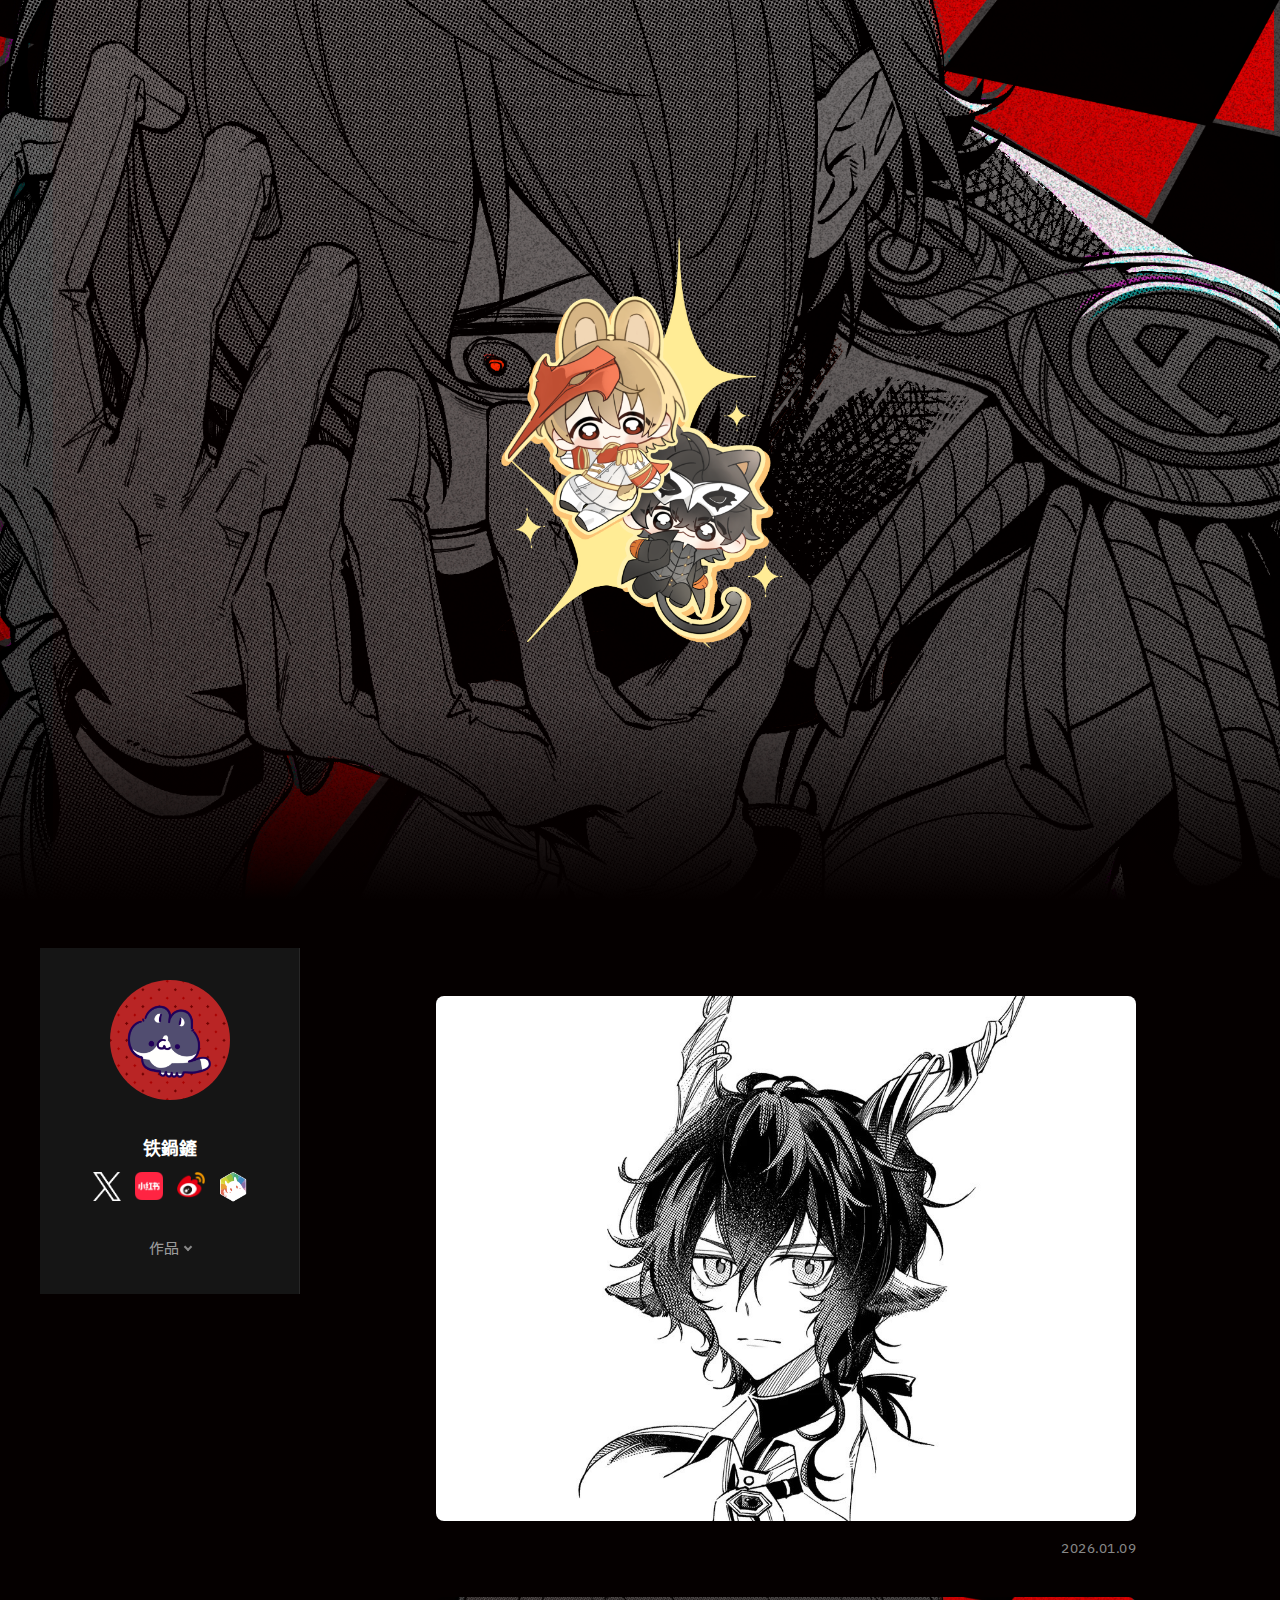
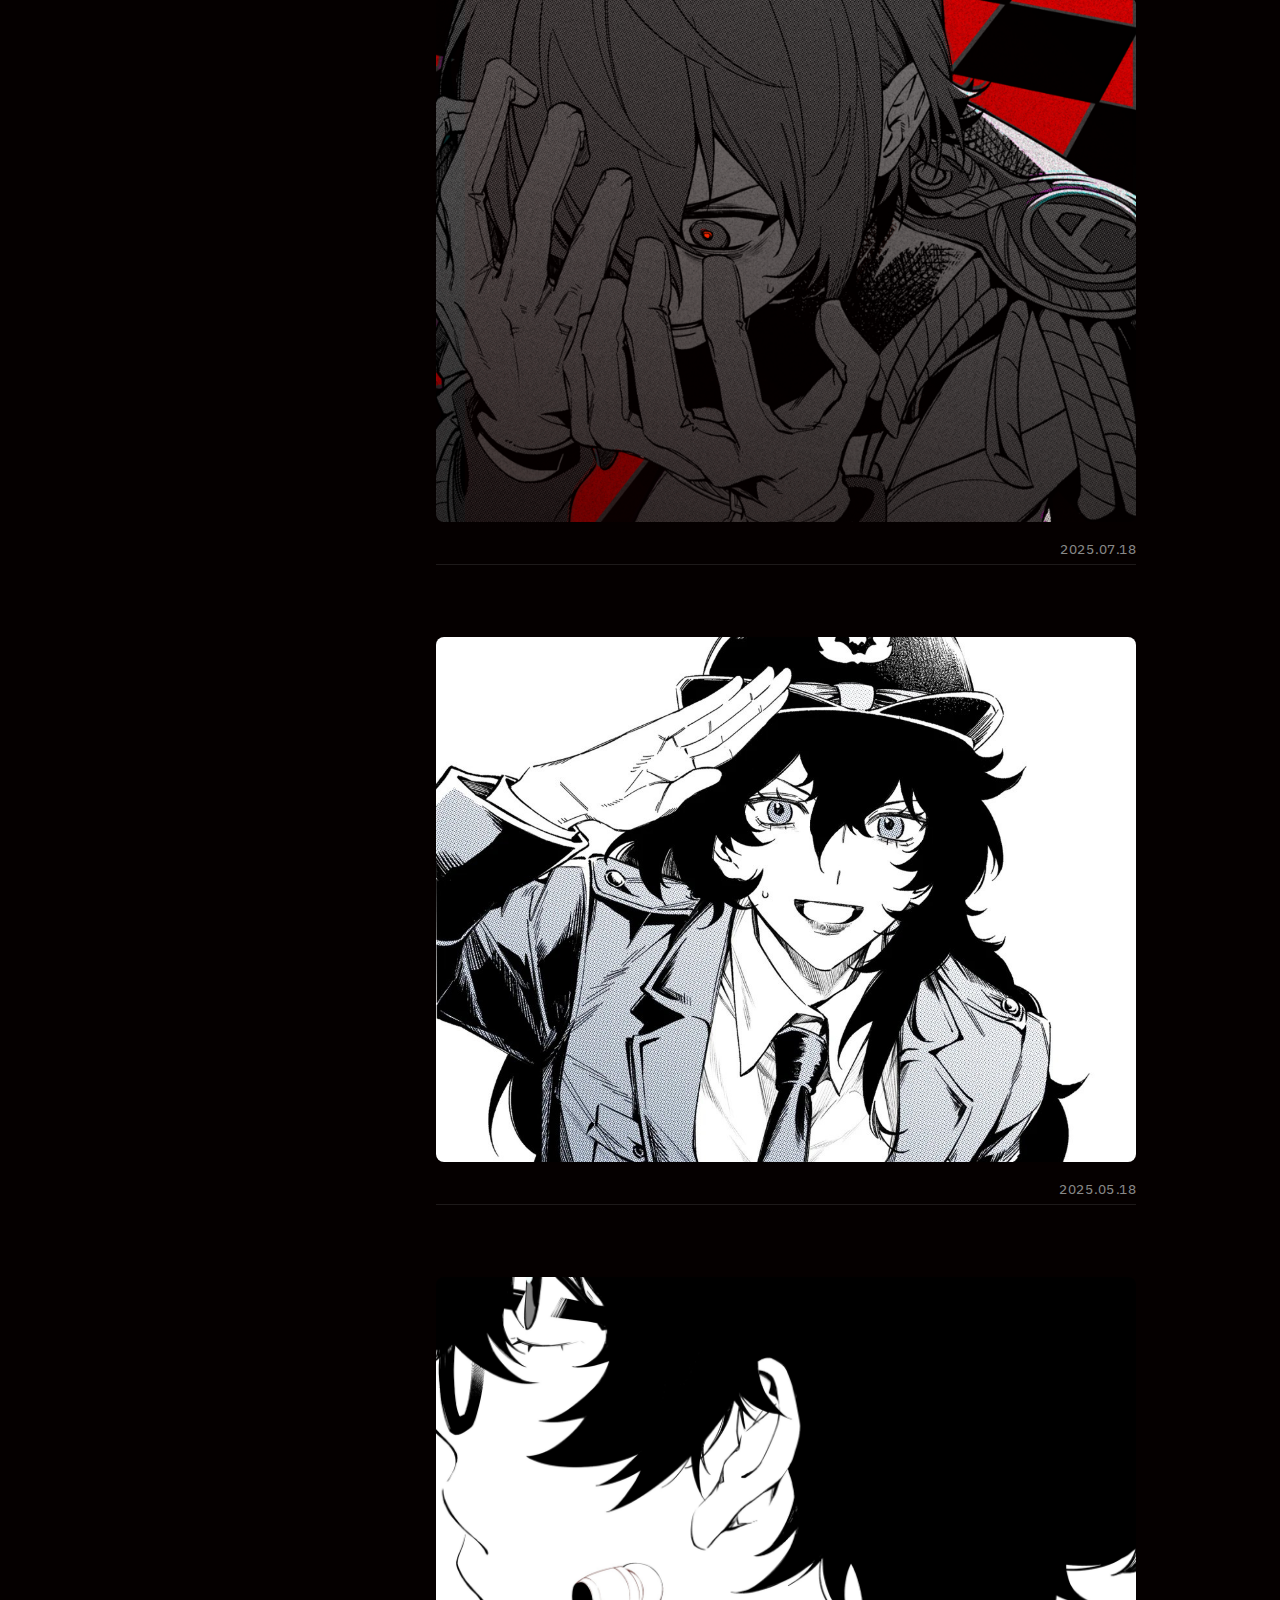
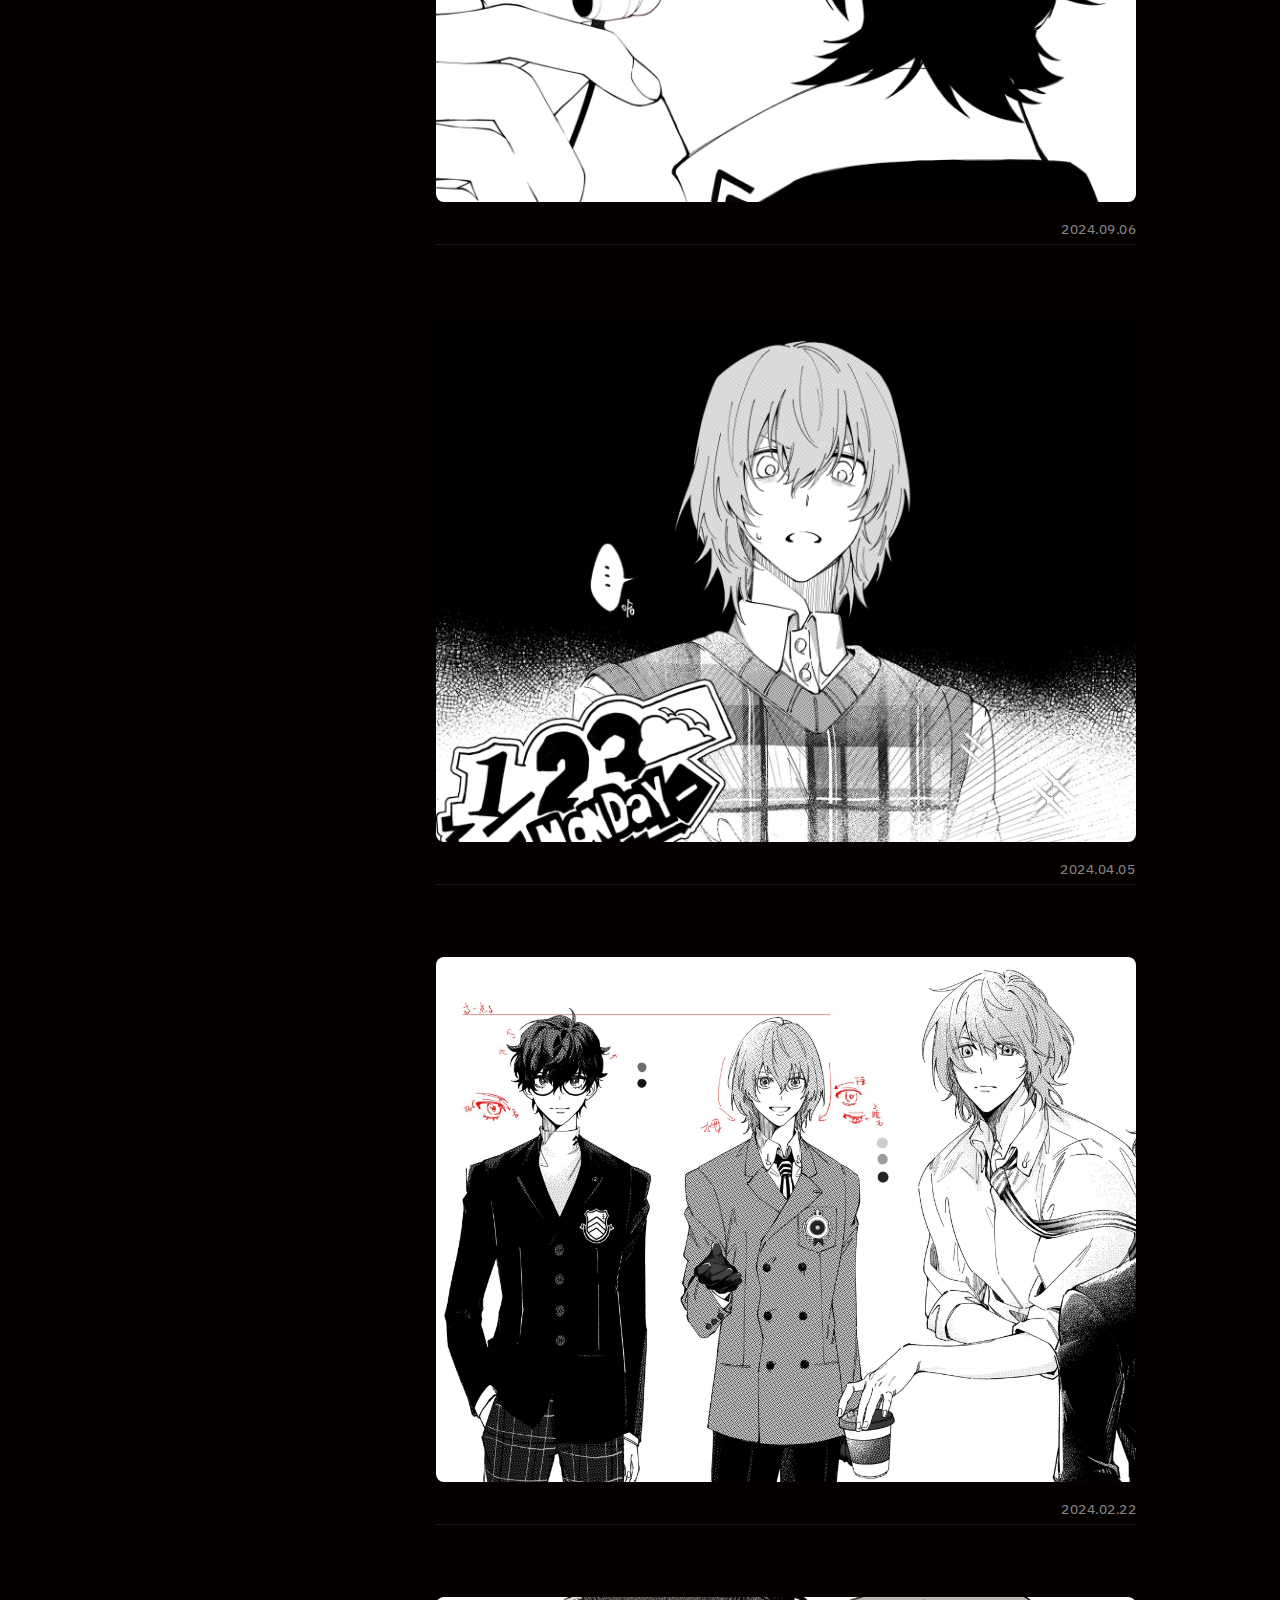
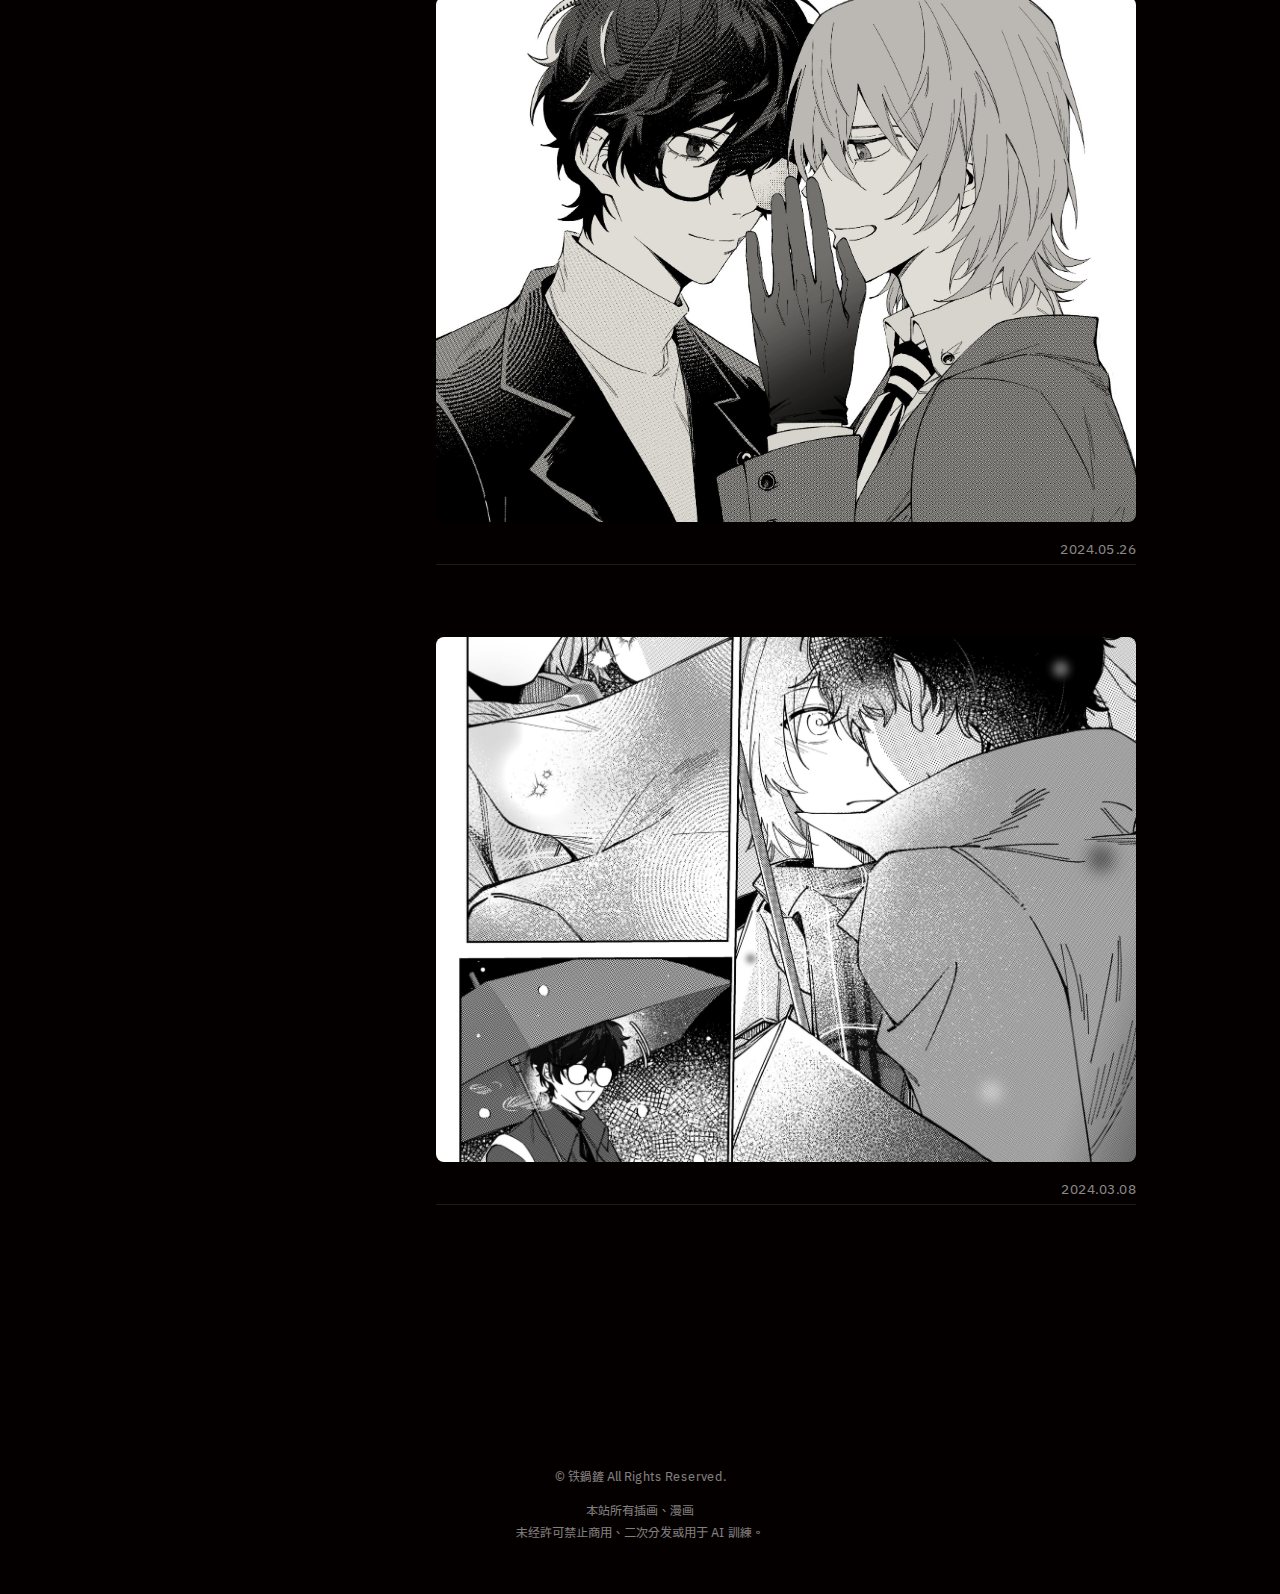
<file: index.html>
<!DOCTYPE html>
<html lang="zh-CN">
<head>
    <meta charset="UTF-8">
    <title>铁锅铲</title>
    <link rel="icon" href="images/icon/favicon.png" type="image/png">
    <!-- 主样式 -->
    <link rel="stylesheet" href="css/style.css">
    <!-- 禁用右键 -->
    <script>
        document.addEventListener('contextmenu', function (e) {
            e.preventDefault();
        });
    </script>
</head>
<body>

<!-- 返回顶部按钮 -->
<button id="backToTop" class="back-to-top">↑</button>

<!-- Hero -->
<section class="hero" id="hero">
    <img src="images/hero/top-bg.png" class="hero-bg" alt="">
    <img src="images/hero/center.png" class="hero-center" alt="">
</section>

<!-- 下方内容区，左右空白属于背景 -->
<div class="page-wrap">
    <div class="page-container">
        <!-- 左侧菜单栏 -->
        <aside class="sidebar">
            <img src="images/avatar.png" class="avatar" alt="头像">
            <div class="sidebar-name">铁锅铲</div>
            <div class="social-links">
                <a href="https://x.com/tieguochan" target="_blank">
                    <img src="images/icon/icon-x.png" width="28">
                </a>
                <a href="https://www.xiaohongshu.com/user/profile/649bfb75000000000a023028" target="_blank">
                    <img src="images/icon/icon-xhs.png" width="28">
                </a>
                <a href="https://weibo.com/u/7780085960" target="_blank">
                    <img src="images/icon/icon-weibo.png" width="28">
                </a>
                <a href="https://www.mihuashi.com/profiles/293575" target="_blank">
                    <img src="images/icon/icon-mhs.png" width="28">
                </a>
            </div>
            <!-- 菜单 -->
            <nav class="menu menu-center">
                <div class="menu-item submenu-container">
                    <span class="submenu-toggle">
                        <span>作品</span>
                        <span class="submenu-arrow"></span>
                    </span>
                    <div class="submenu">
                        <a href="works/zhumin.html#after-hero" class="submenu-item">主明</a>
                        <a href="works/zhou.html#after-hero" class="submenu-item">舟</a>
                    </div>
                </div>
            </nav>
        </aside>

        <!-- 右侧内容 -->
        <main class="content content-center">
            <!-- 第一块作品 -->
            <section class="works-block">
                <div class="works">
                    <div class="work-item" id="21">
                        <a href="https://www.xiaohongshu.com/explore/695fe7e7000000000a03f70c?xsec_token=ABRxYyhPFoTvPQljtsw-J4UoZ08vo0EhCrkVJqTc7B9wM=&xsec_source=pc_user" target="_blank">
                            <img src="images/show/21.jpg" alt="作品8">
                        </a>
                        <div class="work-time">2026.01.09</div>
                    </div>

                    <div class="work-item" id="17">
                        <a href="https://www.xiaohongshu.com/explore/687a61870000000011001c50?xsec_token=ABUcoqt7QQB4SXO2XzGdigclDQw3B_vQ7SYyX32oAeS6c=&xsec_source=pc_user" target="_blank">
                            <img src="images/show/17.jpg" alt="作品7">
                        </a>
                        <div class="work-time">2025.07.18</div>
                        <hr>
                    </div>
                    <div class="work-item" id="16">
                        <a href="https://www.xiaohongshu.com/explore/6829d9fb0000000023014c00?xsec_token=ABU7P5UfscWV6T8McAwEYSoAY4cqK1kqUBgzQCXTlExkI=&xsec_source=pc_user" target="_blank">
                            <img src="images/show/16.jpg" alt="作品6">
                        </a>
                        <div class="work-time">2025.05.18</div>
                        <hr>
                    </div>
                    <div class="work-item" id="15">
                        <a href="https://x.com/tieguochan/status/1832007725603275062" target="_blank">
                            <img src="images/show/15.jpg" alt="作品5">
                        </a>
                        <div class="work-time">2024.09.06</div>
                        <hr>
                    </div>
                    <div class="work-item" id="14">
                        <a href="https://x.com/tieguochan/status/1776193156108943748" target="_blank">
                            <img src="images/show/14.jpg" alt="作品4">
                        </a>
                        <div class="work-time">2024.04.05</div>
                        <hr>
                    </div>
                    <div class="work-item" id="13">
                        <a href="https://x.com/tieguochan/status/1760340808992252241" target="_blank">
                            <img src="images/show/13.jpg" alt="作品3">
                        </a>
                        <div class="work-time">2024.02.22</div>
                        <hr>
                    </div>
                    <div class="work-item" id="12">
                        <a href="https://x.com/tieguochan/status/1794704752254894489" target="_blank">
                            <img src="images/show/12.jpg" alt="作品2">
                        </a>
                        <div class="work-time">2024.05.26</div>
                        <hr>
                    </div>
                    <div class="work-item" id="11">
                        <a href="https://x.com/tieguochan/status/1765803869546910021" target="_blank">
                            <img src="images/show/11.jpg" alt="作品1">
                        </a>
                        <div class="work-time">2024.03.08</div>
                        <hr>
                    </div>
                    </div>
            </section>
        </main>
    </div>
</div>

<script>
    /* Hero 动画 */
    window.addEventListener('load', () => {
        document.getElementById('hero').classList.add('show');
    });

    /* 作品子菜单展开 / 收起 */
    const toggle = document.querySelector('.submenu-toggle');
    const container = toggle.closest('.submenu-container');

    toggle.addEventListener('click', (e) => {
        e.preventDefault();
        e.stopPropagation();
        container.classList.toggle('open');
    });

    /* 返回顶部 */
    const backToTop = document.getElementById('backToTop');

    window.addEventListener('scroll', () => {
        backToTop.classList.toggle('show', window.scrollY > 200);
    });

    backToTop.addEventListener('click', () => {
        window.scrollTo({
            top: 0,
            behavior: 'smooth'
        });
    });
</script>


<footer class="site-footer">
    <p>© 铁锅铲 All Rights Reserved.</p>
    <p>
        本站所有插画、漫画<br>
        未经许可禁止商用、二次分发或用于 AI 训练。
    </p>
</footer>

</body>
</html>
</file>
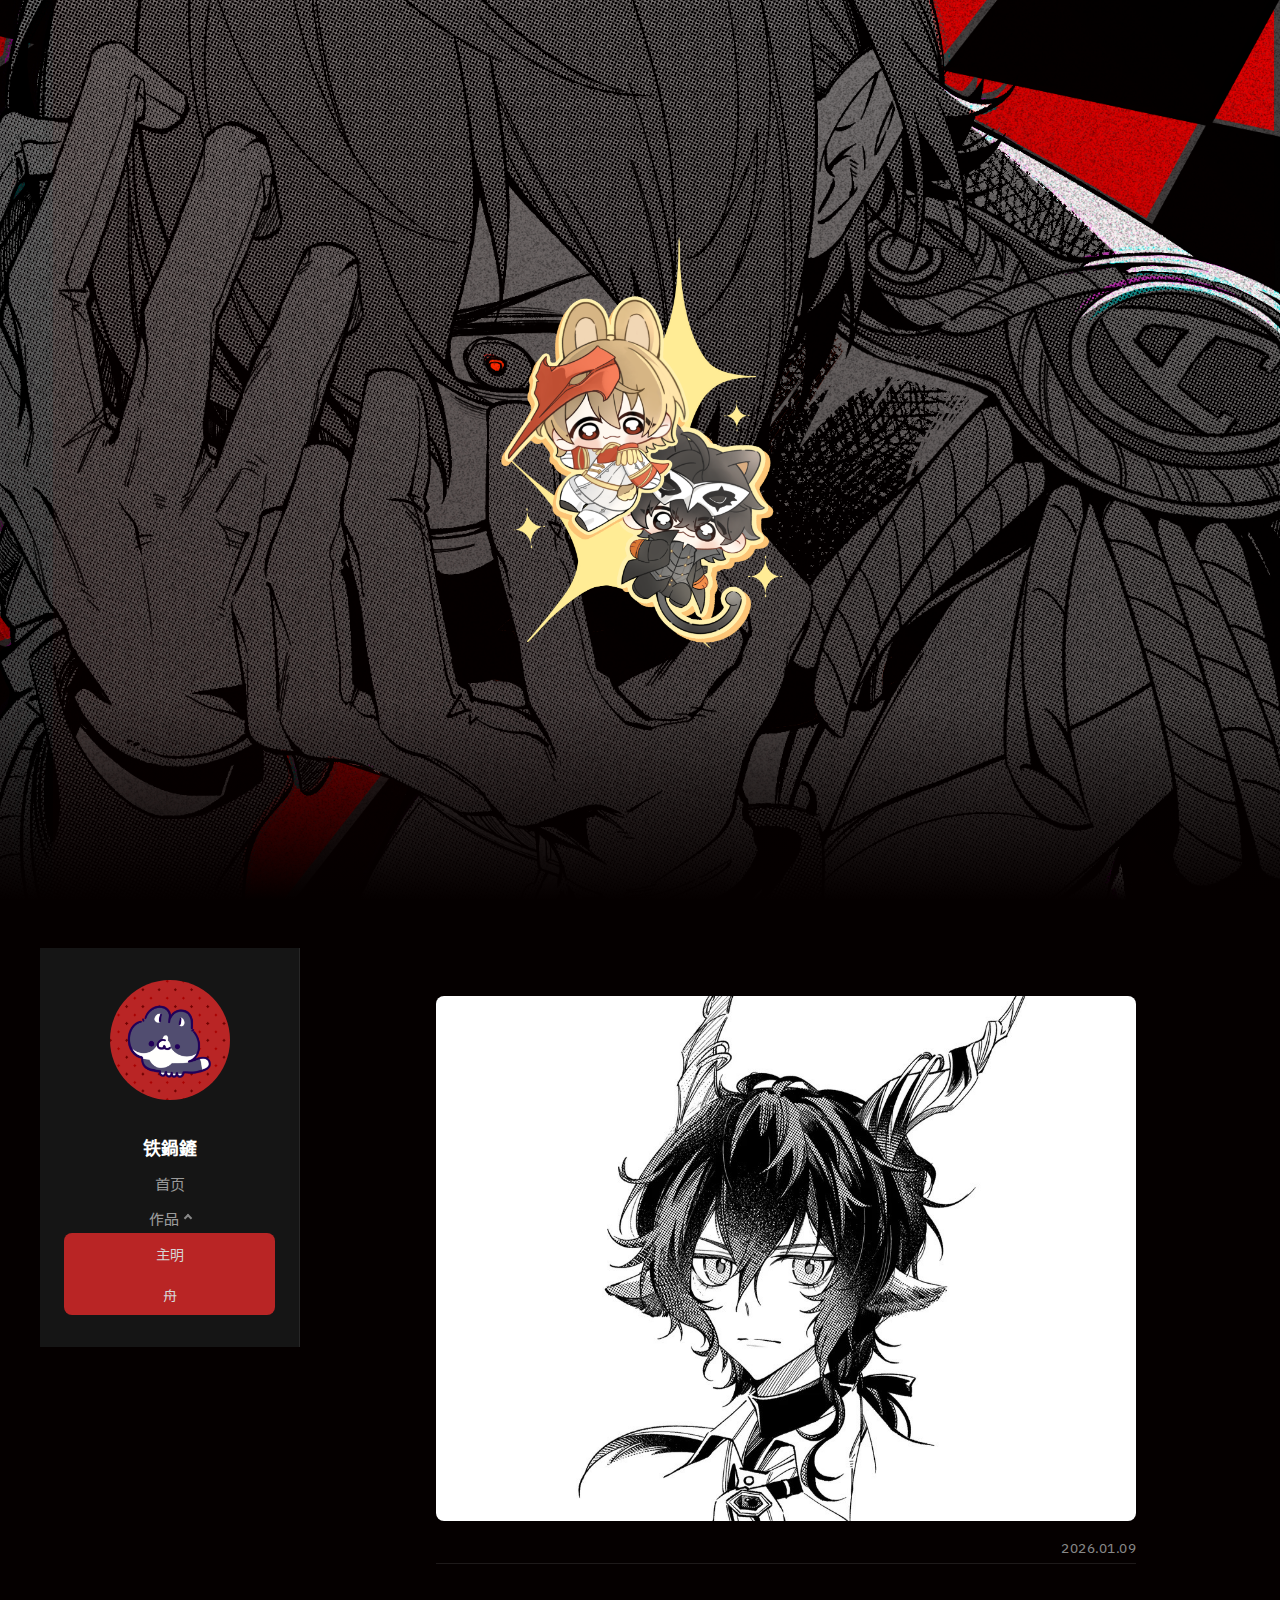
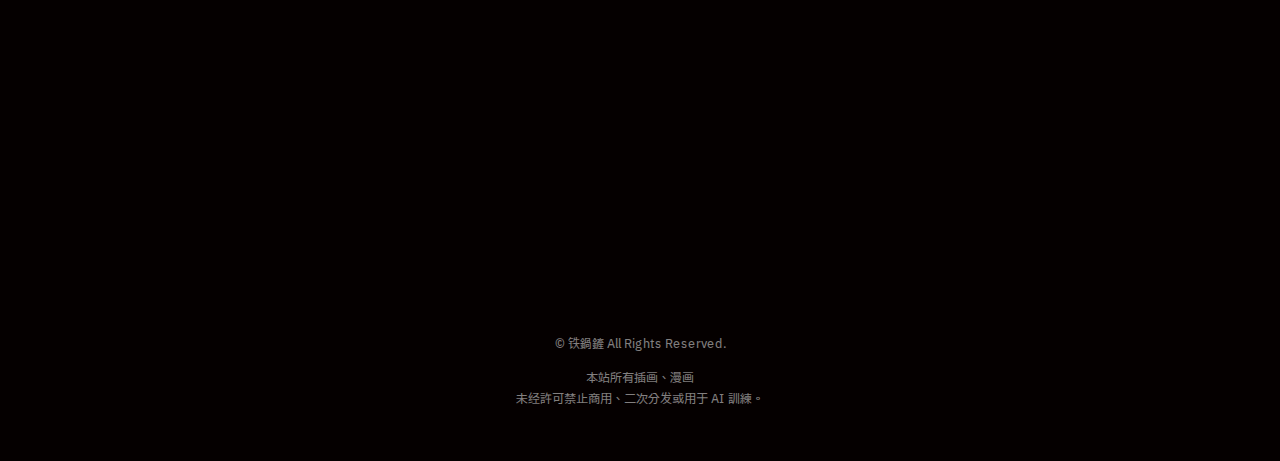
<file: works/zhou.html>
<!DOCTYPE html>
<html lang="zh-CN">
<head>
    <meta charset="UTF-8">
    <title>铁锅铲 · 舟</title>
    <link rel="icon" href="../images/icon/favicon.png" type="image/png">
    <link rel="stylesheet" href="../css/style.css">
</head>
<body>

<button id="backToTop" class="back-to-top"></button>

<section class="hero" id="hero">
    <img src="../images/hero/top-bg.png" class="hero-bg" alt="">
    <img src="../images/hero/center.png" class="hero-center" alt="">
</section>

<div class="page-wrap">
    <div class="page-container">

        <aside class="sidebar">
            <img src="../images/avatar.png" class="avatar">
            <div class="sidebar-name">铁锅铲</div>

            <nav class="menu menu-center">
                <!-- 首页 -->
                <a href="../index.html" class="menu-item">
                    首页
                </a>
                <div class="menu-item submenu-container open">
                    <span class="submenu-toggle">
                        <span>作品</span>
                        <span class="submenu-arrow"></span>
                    </span>
                    <div class="submenu">
                        <a href="zhumin.html#after-hero" class="submenu-item">主明</a>
                        <a href="zhou.html#after-hero" class="submenu-item">舟</a>
                    </div>
                </div>
            </nav>
        </aside>

        <main class="content content-center">

            <section class="works-block">
                <div class="works" id="after-hero">

                    <div class="work-item">
                        <a href="https://www.xiaohongshu.com/explore/695fe7e7000000000a03f70c" target="_blank">
                            <img src="../images/show/21.jpg">
                        </a>
                        <div class="work-time">2026.01.09</div>
                        <hr>
                    </div>

                </div>
            </section>

        </main>
    </div>
</div>

<footer class="site-footer">
    <p>© 铁锅铲 All Rights Reserved.</p>
    <p>
        本站所有插画、漫画<br>
        未经许可禁止商用、二次分发或用于 AI 训练。
    </p>
</footer>

<script>
    /* Hero 动画 */
    window.addEventListener('load', () => {
        document.getElementById('hero').classList.add('show');
    });

    /* 作品子菜单展开 / 收起 */
    const toggle = document.querySelector('.submenu-toggle');
    const container = toggle.closest('.submenu-container');

    toggle.addEventListener('click', (e) => {
        e.preventDefault();
        e.stopPropagation();
        container.classList.toggle('open');
    });

    /* 返回顶部 */
    const backToTop = document.getElementById('backToTop');

    window.addEventListener('scroll', () => {
        backToTop.classList.toggle('show', window.scrollY > 200);
    });

    backToTop.addEventListener('click', () => {
        window.scrollTo({
            top: 0,
            behavior: 'smooth'
        });
    });
</script>

</body>
</html>
</file>
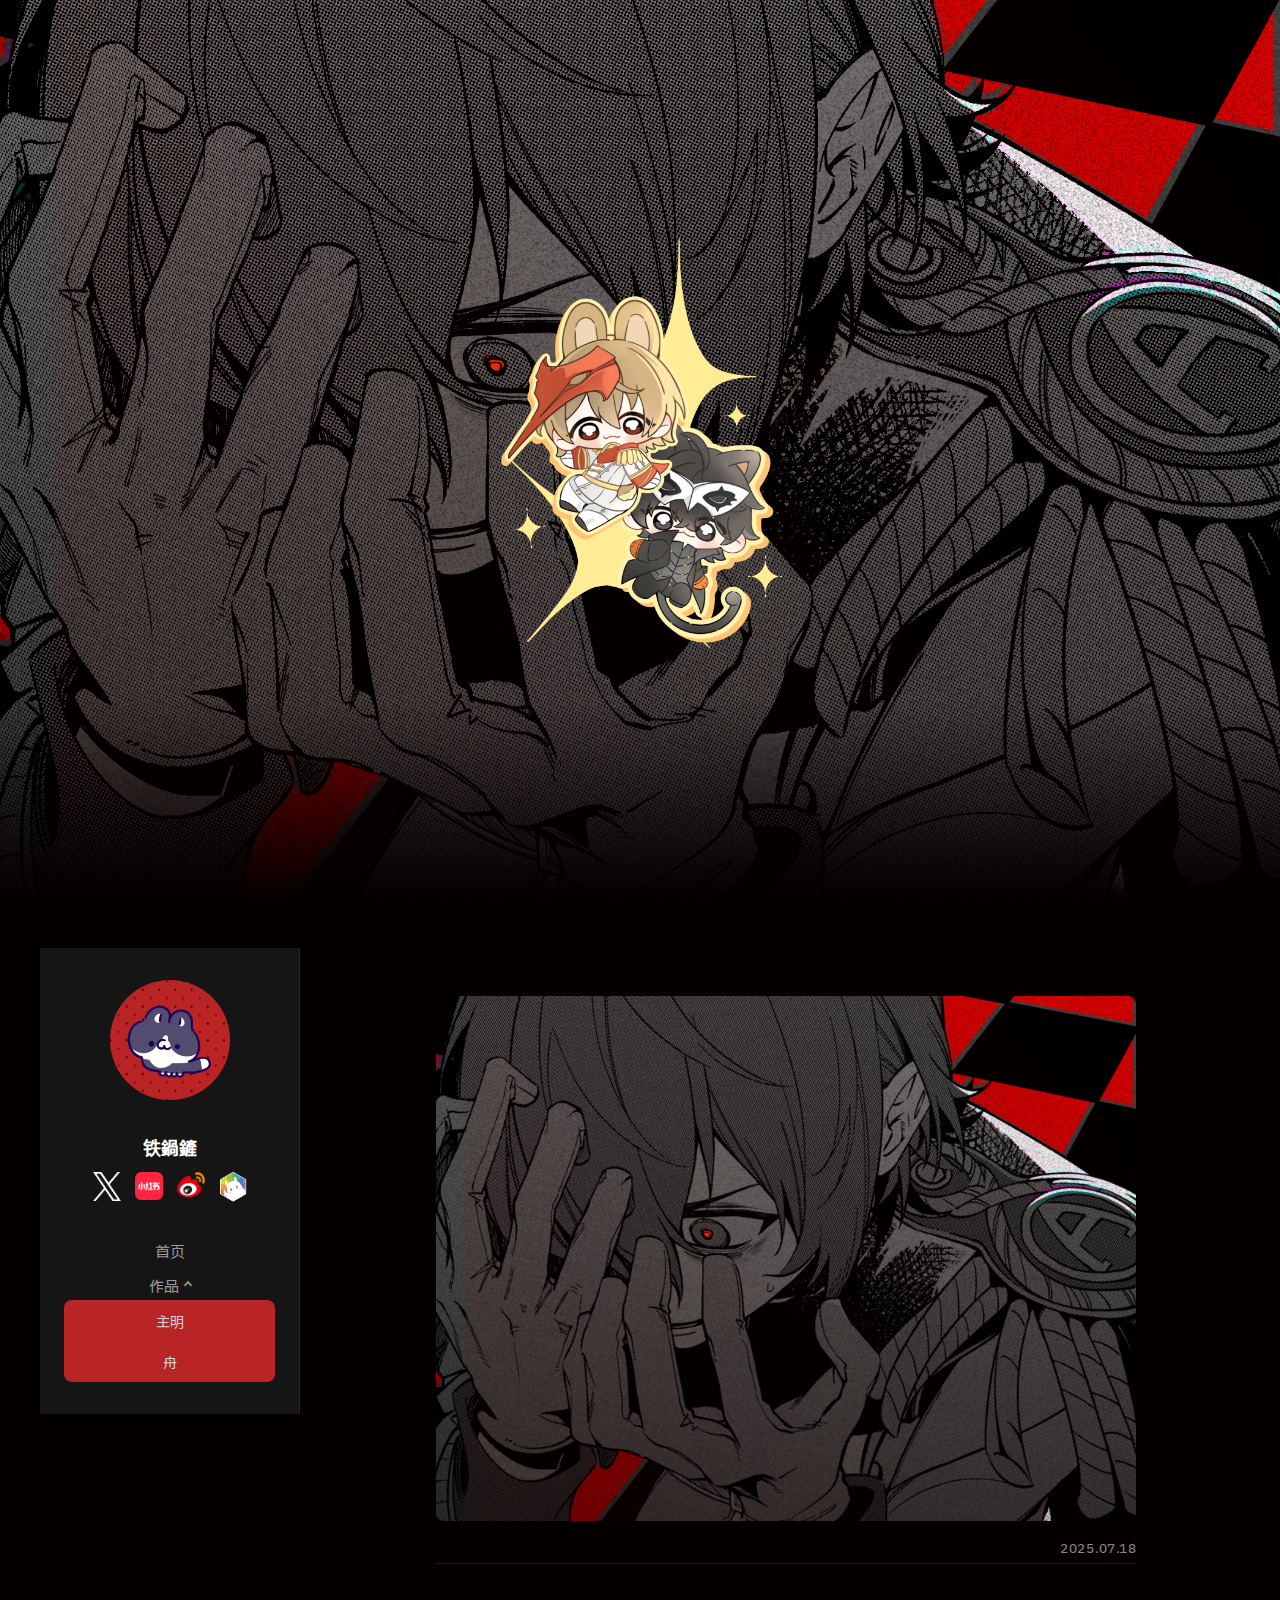
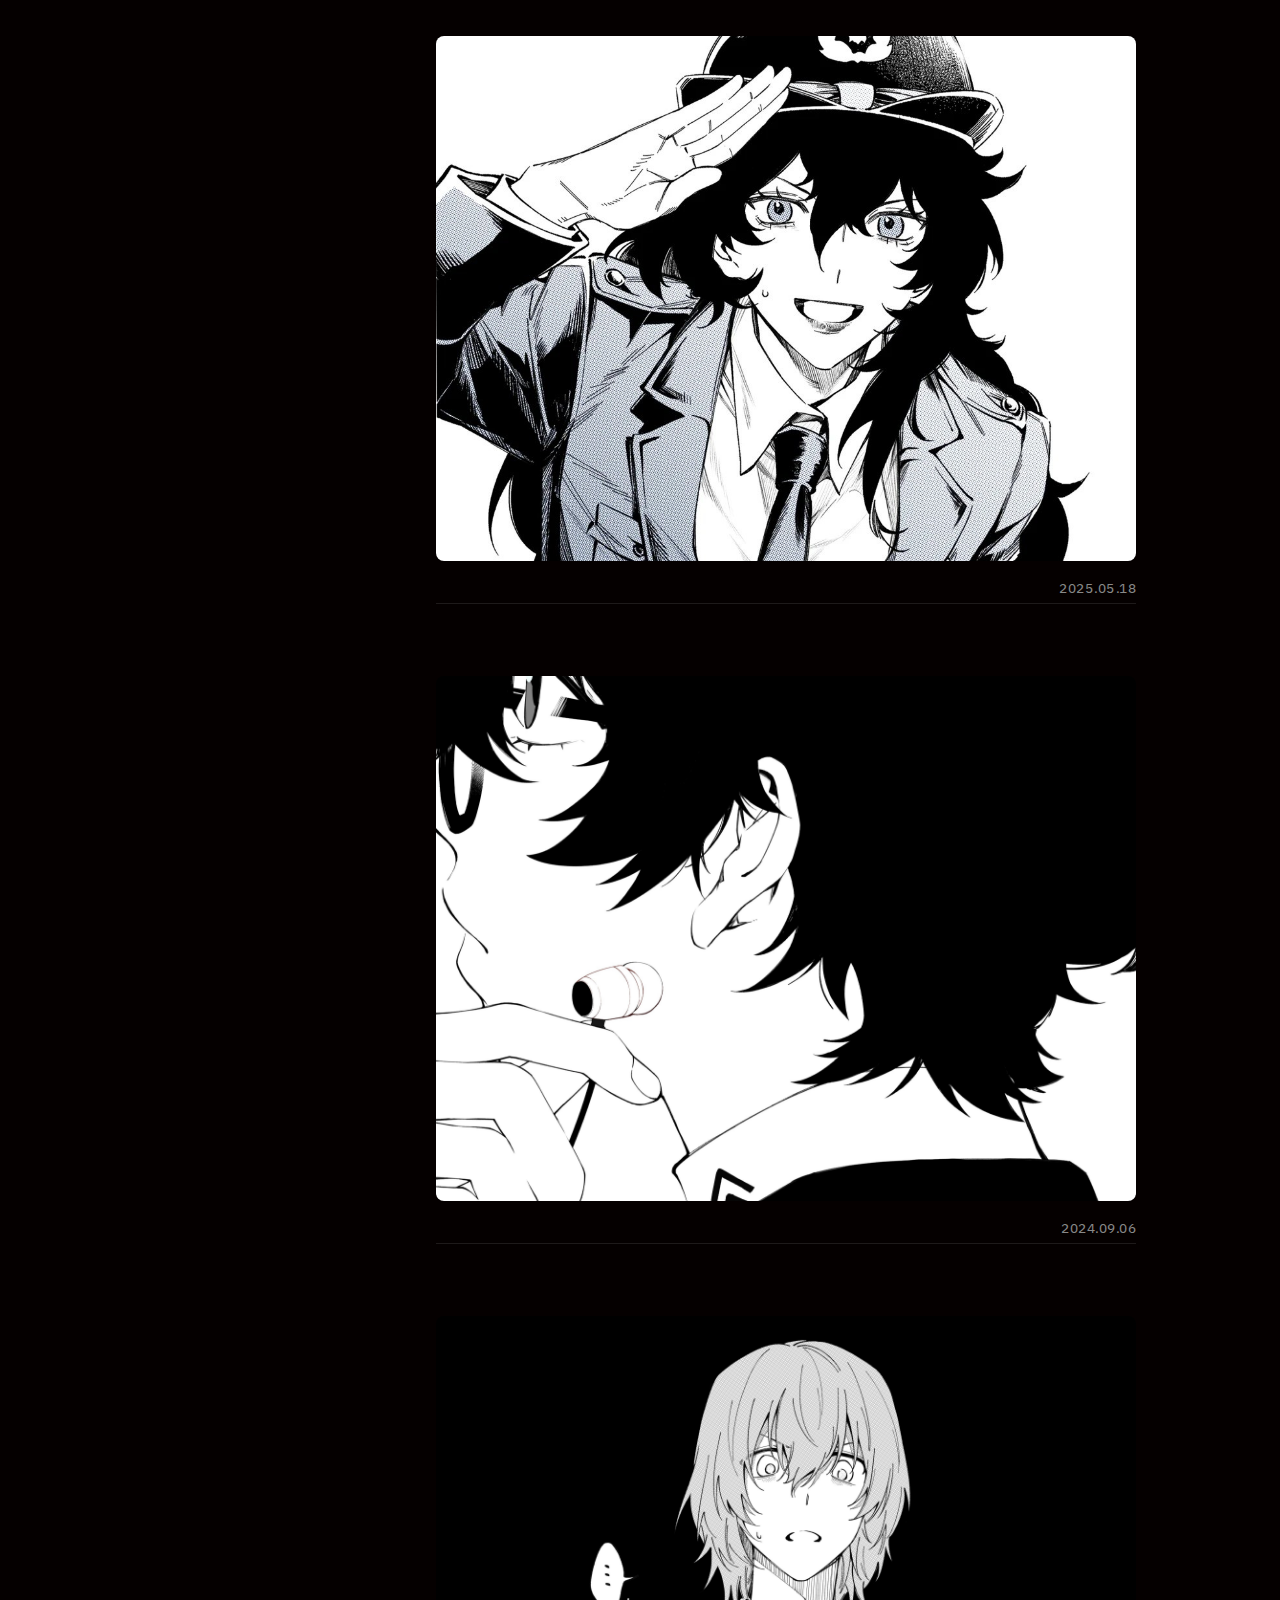
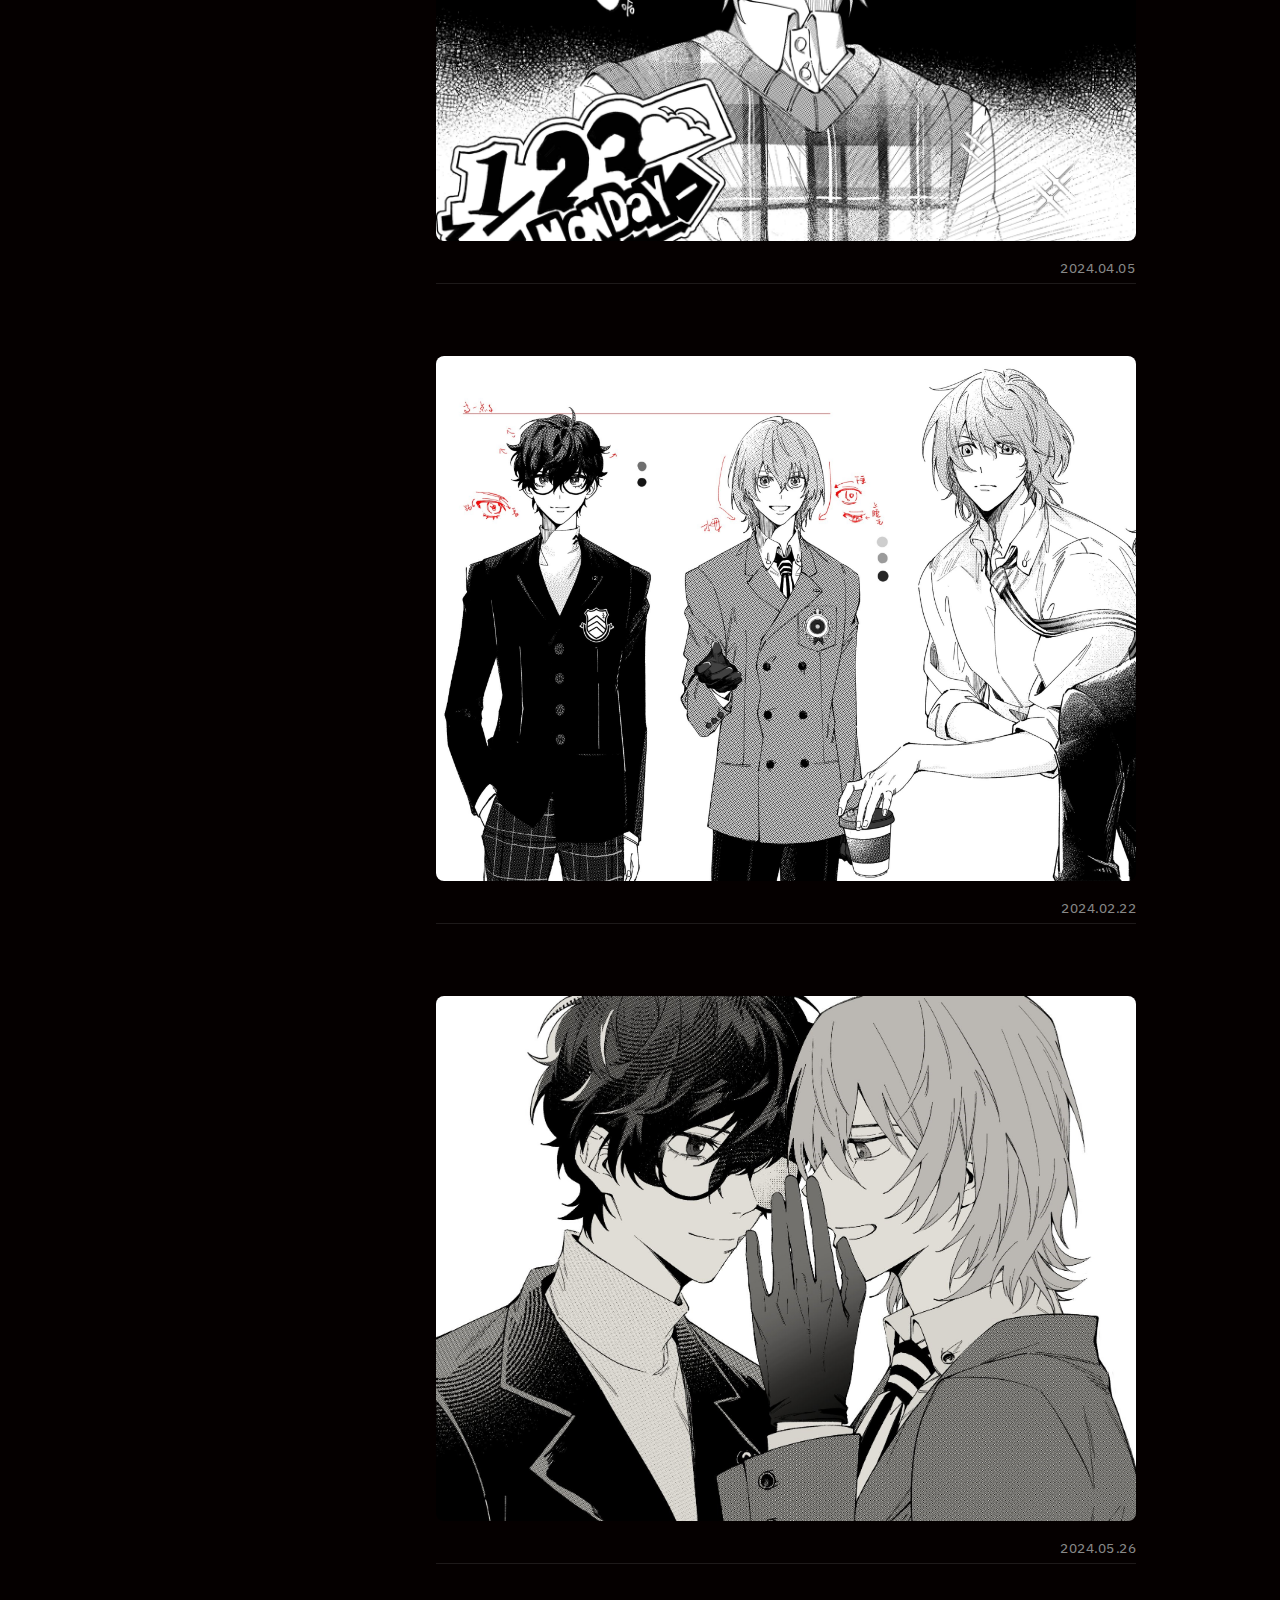
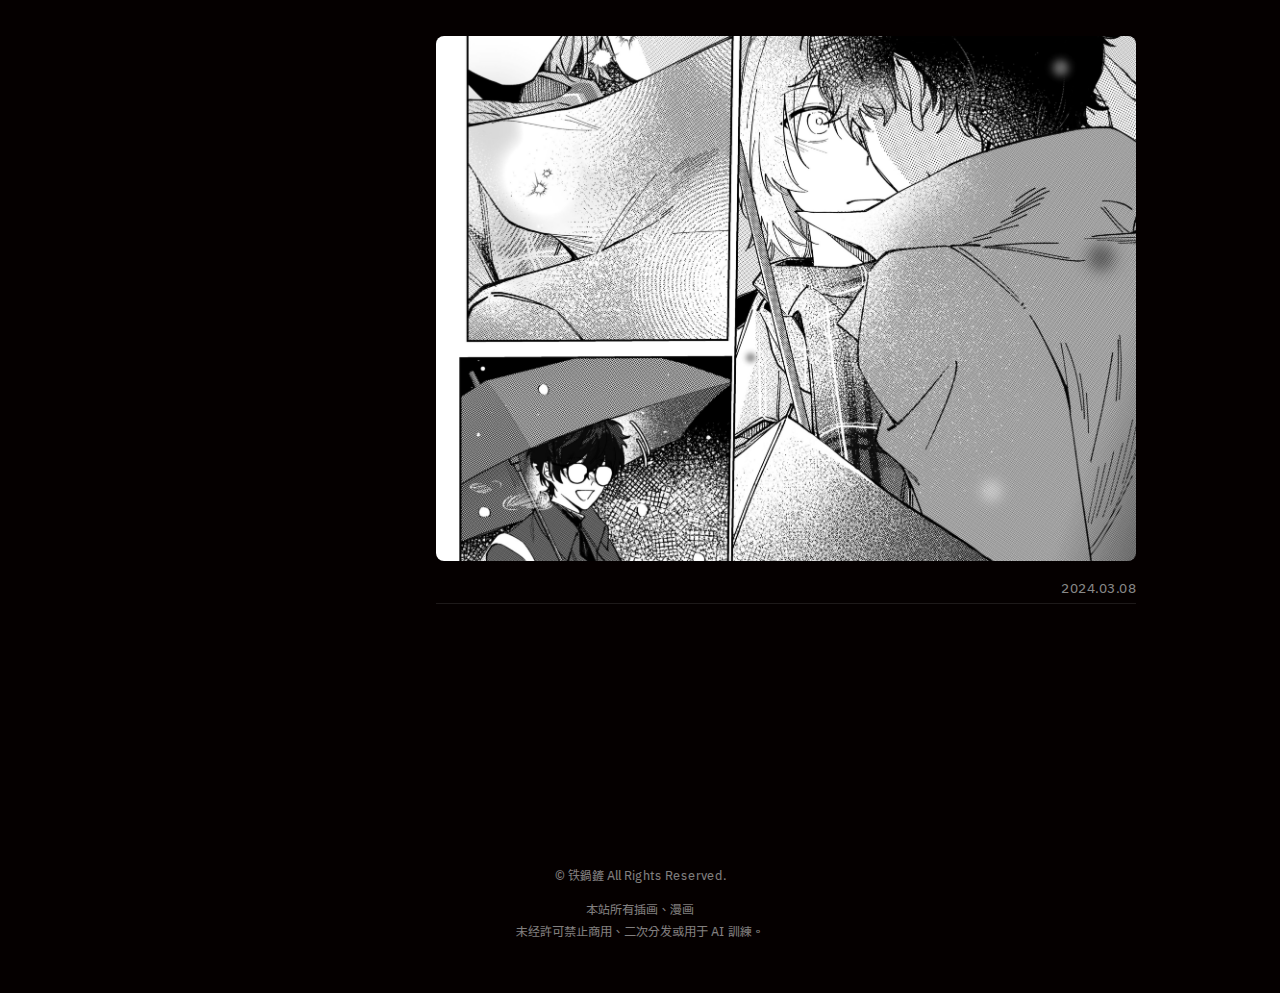
<file: works/zhumin.html>
<!DOCTYPE html>
<html lang="zh-CN">
<head>
    <meta charset="UTF-8">
    <title>铁锅铲 · 主明</title>
    <link rel="icon" href="../images/icon/favicon.png" type="image/png">
    <link rel="stylesheet" href="../css/style.css">

    <!-- 禁用右键 -->
    <script>
        document.addEventListener('contextmenu', e => e.preventDefault());
    </script>
</head>
<body>

<button id="backToTop" class="back-to-top"></button>

<!-- Hero -->
<section class="hero" id="hero">
    <img src="../images/hero/top-bg.png" class="hero-bg" alt="">
    <img src="../images/hero/center.png" class="hero-center" alt="">
</section>

<div class="page-wrap">
    <div class="page-container">

        <!-- Sidebar -->
        <aside class="sidebar">
            <img src="../images/avatar.png" class="avatar" alt="头像">
            <div class="sidebar-name">铁锅铲</div>

            <div class="social-links">
                <a href="https://x.com/tieguochan" target="_blank">
                    <img src="../images/icon/icon-x.png" width="28">
                </a>
                <a href="https://www.xiaohongshu.com/user/profile/649bfb75000000000a023028" target="_blank">
                    <img src="../images/icon/icon-xhs.png" width="28">
                </a>
                <a href="https://weibo.com/u/7780085960" target="_blank">
                    <img src="../images/icon/icon-weibo.png" width="28">
                </a>
                <a href="https://www.mihuashi.com/profiles/293575" target="_blank">
                    <img src="../images/icon/icon-mhs.png" width="28">
                </a>
            </div>

            <nav class="menu menu-center">
                <!-- 首页 -->
                <a href="../index.html" class="menu-item">
                    首页
                </a>
                <div class="menu-item submenu-container open">
                    <span class="submenu-toggle">
                        <span>作品</span>
                        <span class="submenu-arrow"></span>
                    </span>
                    <div class="submenu">
                        <a href="zhumin.html#after-hero" class="submenu-item">主明</a>
                        <a href="zhou.html#after-hero" class="submenu-item">舟</a>
                    </div>
                </div>
            </nav>
        </aside>

        <!-- Content -->
        <main class="content content-center">

            <section class="works-block">
                <div class="works" id="after-hero">

                    <div class="work-item" id="17">
                        <a href="https://www.xiaohongshu.com/explore/687a61870000000011001c50?xsec_token=ABUcoqt7QQB4SXO2XzGdigclDQw3B_vQ7SYyX32oAeS6c=&xsec_source=pc_user" target="_blank">
                            <img src="../images/show/17.jpg" alt="作品7">
                        </a>
                        <div class="work-time">2025.07.18</div>
                        <hr>
                    </div>
                    <div class="work-item" id="16">
                        <a href="https://www.xiaohongshu.com/explore/6829d9fb0000000023014c00?xsec_token=ABU7P5UfscWV6T8McAwEYSoAY4cqK1kqUBgzQCXTlExkI=&xsec_source=pc_user" target="_blank">
                            <img src="../images/show/16.jpg" alt="作品6">
                        </a>
                        <div class="work-time">2025.05.18</div>
                        <hr>
                    </div>
                    <div class="work-item" id="15">
                        <a href="https://x.com/tieguochan/status/1832007725603275062" target="_blank">
                            <img src="../images/show/15.jpg" alt="作品5">
                        </a>
                        <div class="work-time">2024.09.06</div>
                        <hr>
                    </div>
                    <div class="work-item" id="14">
                        <a href="https://x.com/tieguochan/status/1776193156108943748" target="_blank">
                            <img src="../images/show/14.jpg" alt="作品4">
                        </a>
                        <div class="work-time">2024.04.05</div>
                        <hr>
                    </div>
                    <div class="work-item" id="13">
                        <a href="https://x.com/tieguochan/status/1760340808992252241" target="_blank">
                            <img src="../images/show/13.jpg" alt="作品3">
                        </a>
                        <div class="work-time">2024.02.22</div>
                        <hr>
                    </div>
                    <div class="work-item" id="12">
                        <a href="https://x.com/tieguochan/status/1794704752254894489" target="_blank">
                            <img src="../images/show/12.jpg" alt="作品2">
                        </a>
                        <div class="work-time">2024.05.26</div>
                        <hr>
                    </div>
                    <div class="work-item" id="11">
                        <a href="https://x.com/tieguochan/status/1765803869546910021" target="_blank">
                            <img src="../images/show/11.jpg" alt="作品1">
                        </a>
                        <div class="work-time">2024.03.08</div>
                        <hr>
                    </div>

                </div>
            </section>

        </main>
    </div>
</div>

<footer class="site-footer">
    <p>© 铁锅铲 All Rights Reserved.</p>
    <p>
        本站所有插画、漫画<br>
        未经许可禁止商用、二次分发或用于 AI 训练。
    </p>
</footer>

<script>
    /* Hero 动画 */
    window.addEventListener('load', () => {
        document.getElementById('hero').classList.add('show');
    });

    /* 作品子菜单展开 / 收起 */
    const toggle = document.querySelector('.submenu-toggle');
    const container = toggle.closest('.submenu-container');

    toggle.addEventListener('click', (e) => {
        e.preventDefault();
        e.stopPropagation();
        container.classList.toggle('open');
    });

    /* 返回顶部 */
    const backToTop = document.getElementById('backToTop');

    window.addEventListener('scroll', () => {
        backToTop.classList.toggle('show', window.scrollY > 200);
    });

    backToTop.addEventListener('click', () => {
        window.scrollTo({
            top: 0,
            behavior: 'smooth'
        });
    });
</script>

</body>
</html>
</file>
<file: css/style.css>
/* =========================
   字体
========================= */
@font-face {
    font-family: 'ArtistFont';
    src:
        url('../fonts/FanThinkGrotesk-Text.woff2') format('woff2'),
        url('../fonts/FanThinkGrotesk-Text.otf') format('opentype');
    font-display: swap;
}

/* =========================
   Reset
========================= */
* { box-sizing: border-box; }

html, body {
    margin:0;
    padding:0;
    width:100%;
    height:100%;
    background:#050000;
}

/* =========================
   全站基础
========================= */
body {
    background:#050000; /* 整个页面黑色背景 */
    color:#d6d6d6;
    font-family:'ArtistFont', -apple-system, BlinkMacSystemFont, "PingFang SC","Microsoft YaHei", sans-serif;
}
/* =========================
   Hero
========================= */
.hero {
    position:relative;
    width:100%;
    height:100vh;
    overflow:hidden;
}

.hero::after {
    content: "";
    position: absolute;
    left: 0;
    bottom: 0;
    width: 100%;
    height: 200px; /* 渐变高度可调 */
    pointer-events: none;

    background: linear-gradient(
        to bottom,
        rgba(5, 0, 0, 0) 0%,    /* 完全透明 */
        rgba(5, 0, 0, 0.5) 50%, /* 半透明平滑过渡 */
        rgba(5, 0, 0, 1) 100%   /* 完全和背景 #050000 融合 */
    );

    z-index: 2;
}



.hero-bg {
    position:absolute;
    inset:0;
    width:100%;
    height:100%;
    object-fit:cover;
    opacity:0;
    transition:opacity 1.6s ease;
}

.hero-center {
    position:absolute;
    left:50%;
    top:50%;
    width:380px;
    max-width:90vw;
    transform:translate(-50%,-50%) scale(0.88);
    opacity:0;
    transition:1.1s cubic-bezier(.22,1.2,.36,1);
}

.hero.show .hero-bg { opacity:1; }
.hero.show .hero-center {
    opacity:1;
    transform:translate(-50%,-50%) scale(1);
}

/* =========================
   页面容器
========================= */
/* page-wrap: 承载整个下方内容，左右空白显示背景 */
.page-wrap {
    background: transparent; /* 透明，让 body 的黑色显出来 */
    display:flex;
    min-height:100vh;
    justify-content:center;
    padding:48px 0;
}
.page-container {
    display: flex;
    gap: 32px;         /* 左右栏间距 */
    width: 100%;
    max-width: 1200px; /* 中间内容最大宽度 */
}


/* =========================
   Sidebar
========================= */
.sidebar {
    width:260px;
    padding:32px 24px;
    background:#151515;
    border-right:1px solid rgba(255,255,255,0.08);
}

.sidebar {
    height: fit-content;
    align-self: flex-start;
}

.avatar {
    width:120px;
    height:120px;
    border-radius:50%;
    display:block;
    margin:0 auto 32px;
}

.sidebar-name {
    text-align:center;
    font-size:18px;
    font-weight:600;
    color:#fff;
    margin-bottom:12px;
}

.social-links {
    display:flex;
    justify-content:center;
    gap:14px;
    margin-bottom:32px;
}

.menu {
    display:flex;
    flex-direction:column;
    gap:16px;
}

.menu-center { align-items:center; }

.menu-item {
    text-decoration:none;
    font-size:15px;
    color:#9a9a9a;
}

.menu-item.active,
.menu-item:hover {
    color:#fff;
}

/* =========================
   子菜单（高级动画版）
========================= */
.submenu-container {
    width:100%;
    display:flex;
    flex-direction:column;
    align-items:center;
    cursor:pointer;
}

/* 作品 + 箭头 */
.submenu-toggle {
    display:flex;
    align-items:center;
    justify-content:center;
    gap:6px;
}

/* 文本，消灭基线影响 */
.submenu-toggle span:first-child {
    line-height:1;
}

/* 小尖尖 */
.submenu-arrow {
    width:6px;
    height:6px;
    display:block;
    border-left:2px solid #888;
    border-bottom:2px solid #888;
    transform:rotate(-45deg);
    transition: transform 0.35s ease; /* 旋转动画 */
}

/* 子菜单主体 */
.submenu {
    width:100%;
    margin-top:8px;
    background:#B92525;
    border-radius:8px;
    text-align:center;

    display:flex;
    flex-direction:column;

    /* 高级展开动画 */
    max-height:0;
    opacity:0;
    overflow:hidden;
    transform: translateY(-6px);
    transition:
        max-height 0.45s ease,
        opacity 0.3s ease,
        transform 0.35s ease;
}


/* 子菜单项 */
.submenu-item {
    padding:10px 0;
    color:#d6d6d6;
    text-decoration:none;
    font-size:14px;
}


/* ===== 展开状态 ===== */
.submenu-container.open .submenu {
    max-height:300px; /* 预留足够高度，后续好加 */
    opacity:1;
    transform: translateY(0);
}

/* 箭头旋转 90° */
.submenu-container.open .submenu-arrow {
    transform: rotate(135deg);
}

/* =========================
   内容区
========================= */
.content {
    flex:1;
    padding:48px 56px;
}

.content-center {
    display:flex;
    flex-direction:column;
    align-items:center;
    gap:32px;
}

/* =========================
   作品
========================= */
.works-block {
    width:100%;
    display:flex;
    justify-content:center;
}

.works {
    width:100%;
    display:flex;
    flex-direction:column;
    align-items:center;
    gap:40px;
}

.work-item {
    width:100%;
    max-width:700px;
    text-align:center;
}

.work-item img {
    width:100%;
    border-radius:8px;
    display:block;
}

.work-item hr {
    border: 0;
    border-top: 1px solid rgba(255,255,255,0.1);
    margin: 6px 0 32px;
}

/* 返回顶部按钮 */
.back-to-top {
    position: fixed;
    right: 30px;
    bottom: 30px;
    width: 46px;
    height: 46px;
    border-radius: 50%;
    border: none;
    background: rgba(0, 0, 0, 0.55);
    backdrop-filter: blur(6px);
    cursor: pointer;
    opacity: 0;
    pointer-events: none;
    transform: translateY(10px);
    transition: opacity 0.3s ease, transform 0.3s ease, background 0.2s ease;
    z-index: 99999;
}

/* 显示状态 */
.back-to-top.show {
    opacity: 1;
    pointer-events: auto;
    transform: translateY(0);
}

/* hover 背景 */
.back-to-top:hover {
    background: rgba(0, 0, 0, 0.75);
}

/* 极简高级箭头 */
.back-to-top::before {
    content: '';
    width: 12px;
    height: 12px;
    border-top: 1.8px solid #fff;
    border-left: 1.8px solid #fff;
    position: absolute;
    top: 50%;
    left: 50%;
    transform: translate(-50%, -40%) rotate(45deg);
}

/* hover 微上浮（很克制） */
.back-to-top:hover::before {
    transform: translate(-50%, -48%) rotate(45deg);
    transition: transform 0.2s ease;
}
/* 作品时间 */
.work-item {
    position: relative;
}

.work-time {
    text-align: right;
    font-size: 13px;
    color: #888888;
    margin-top: 16px;
    margin-bottom: 0px;
    letter-spacing: 0.5px;
}

.site-footer {
    margin-top: 80px;
    padding: 40px 20px;
    text-align: center;
    font-size: 12px;
    line-height: 1.8;
    color: rgba(255, 255, 255, 0.5);
}
#after-hero {
    scroll-margin-top: 40px;
}
</file>
